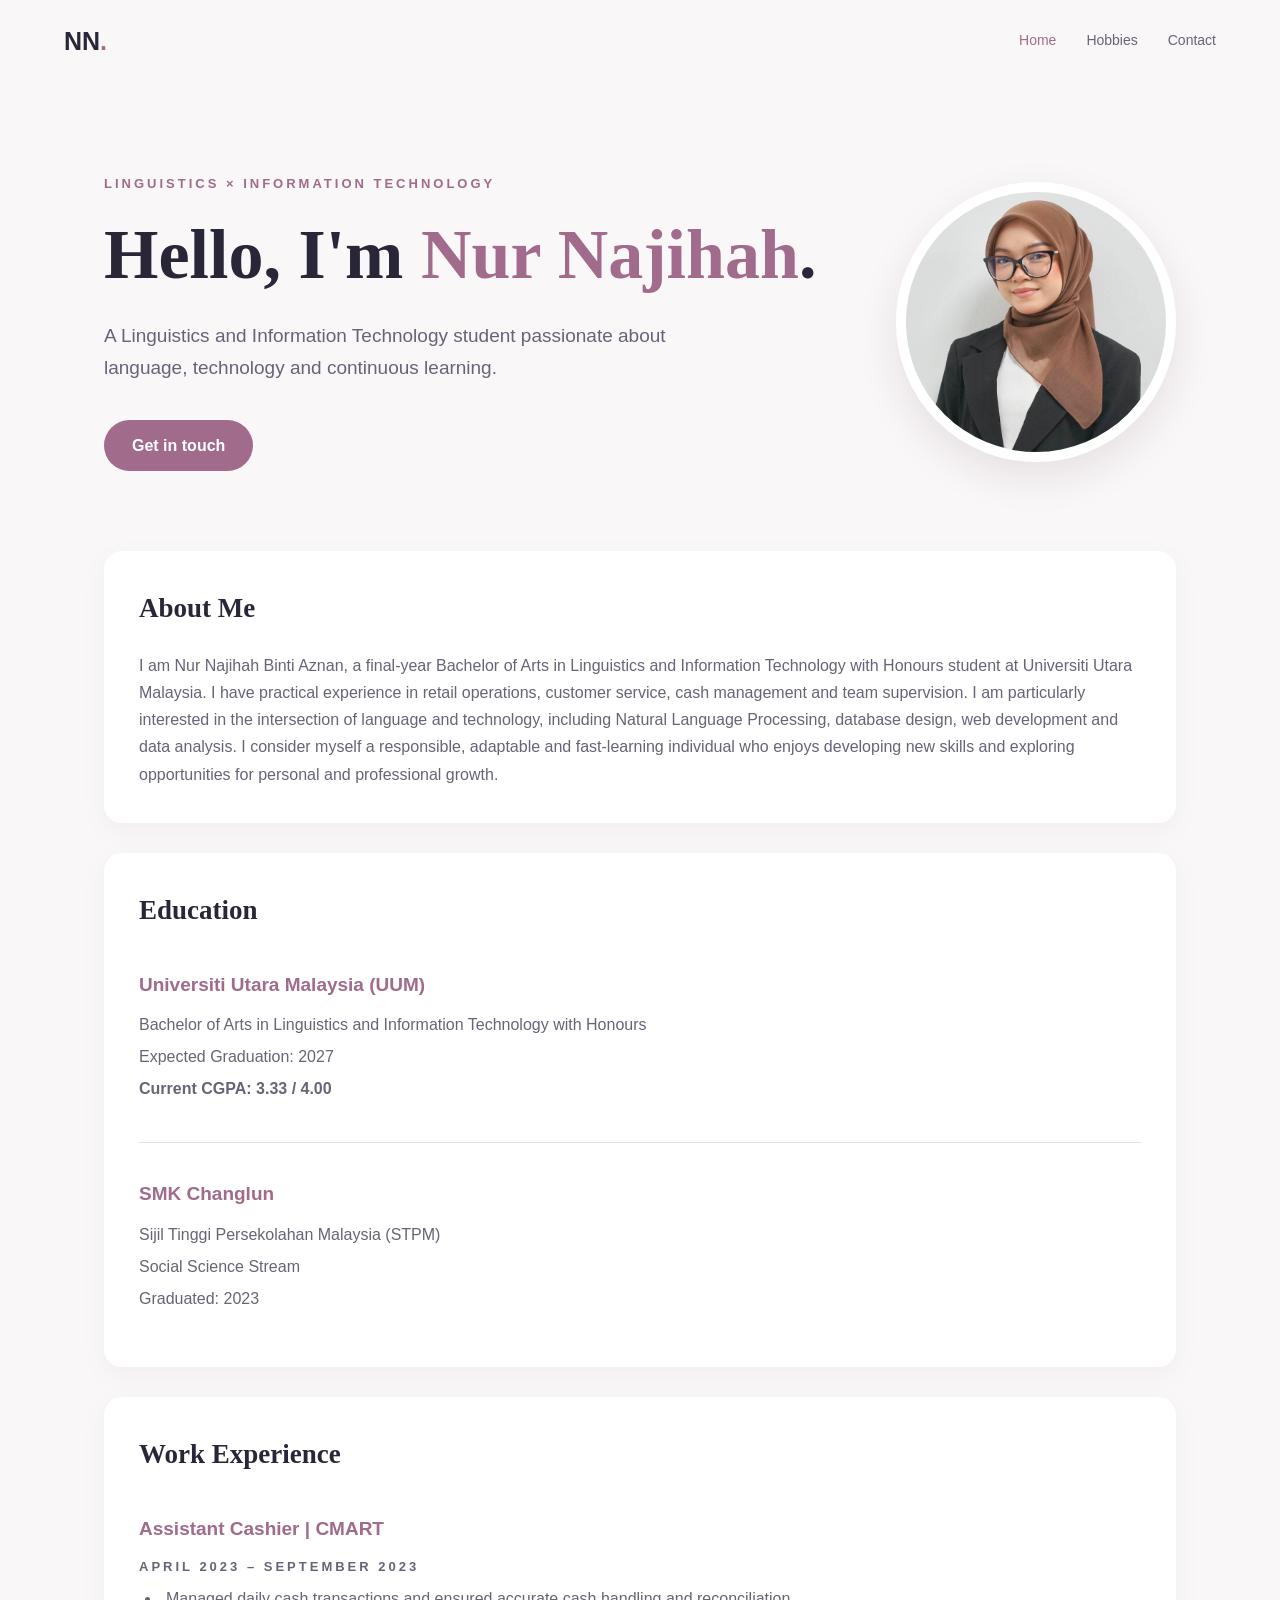
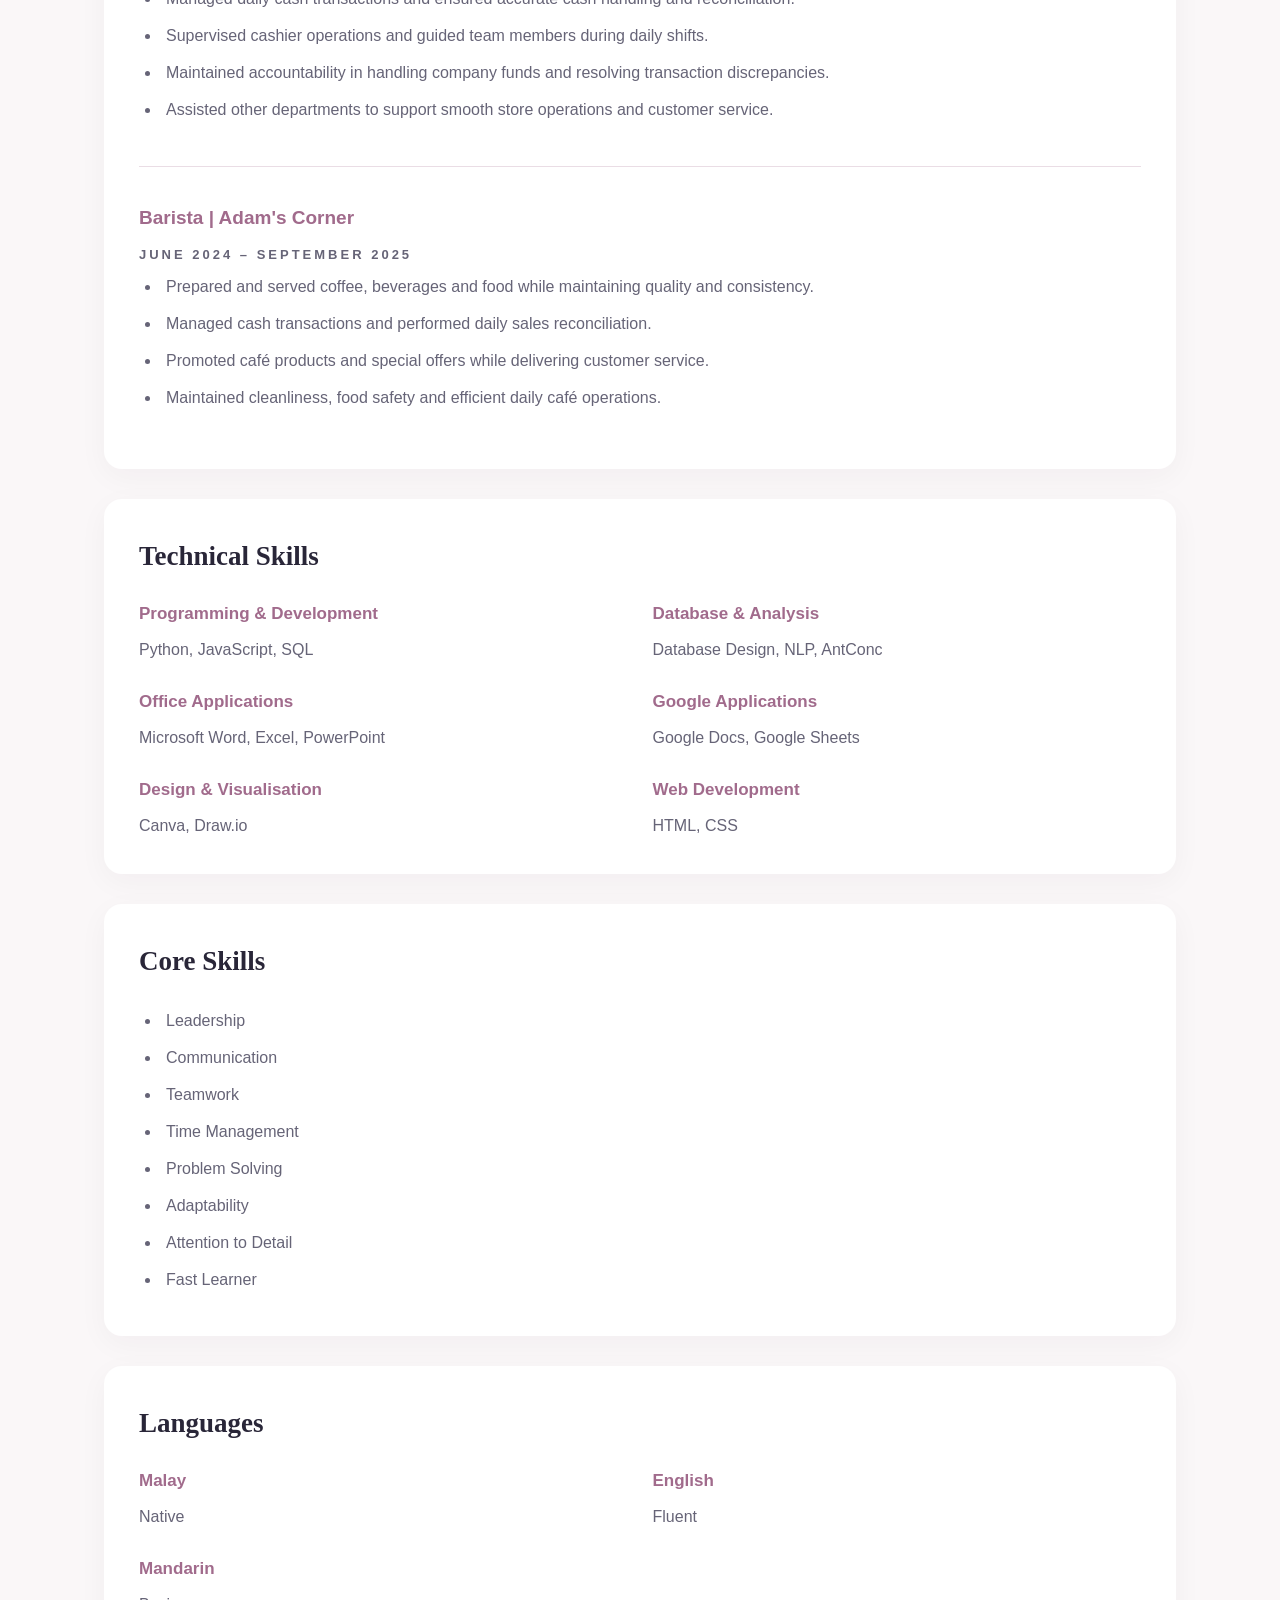
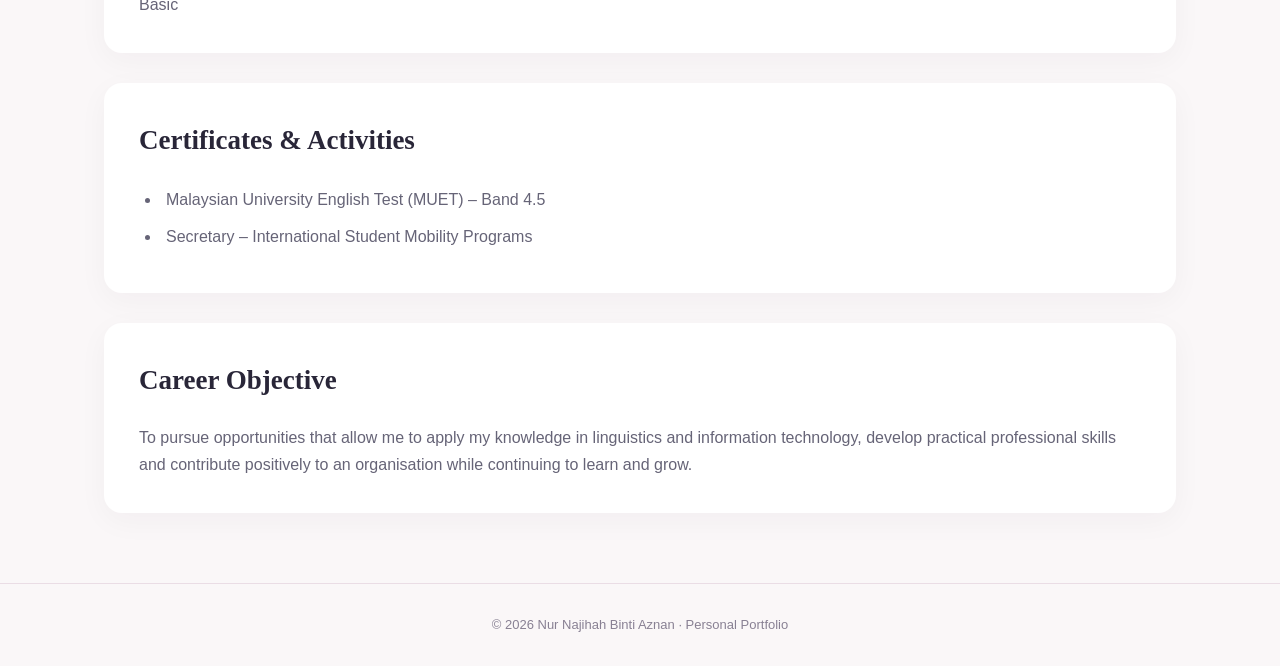
<file: index.html>
<!DOCTYPE html>
<html lang="en">
<head>
    <meta charset="UTF-8">
    <meta name="viewport" content="width=device-width, initial-scale=1.0">
    <title>Nur Najihah | Personal Portfolio</title>
    <link rel="stylesheet" href="style.css">
</head>

<body>

<header class="site-header">
    <nav class="navbar">
        <a class="brand" href="index.html">NN<span>.</span></a>

        <div class="nav-links">
            <a class="active" href="index.html">Home</a>
            <a href="hobbies.html">Hobbies</a>
            <a href="contact.html">Contact</a>
        </div>
    </nav>
</header>

<main class="container">

    <!-- HERO SECTION -->
    <section class="hero">

        <div class="hero-text">
            <p class="eyebrow">LINGUISTICS × INFORMATION TECHNOLOGY</p>

            <h1>Hello, I'm <span>Nur Najihah</span>.</h1>

            <p class="lead">
                A Linguistics and Information Technology student
                passionate about language, technology and continuous learning.
            </p>

            <a class="button" href="contact.html">Get in touch</a>
        </div>

        <img class="profile-photo"
             src="najihah.jpg.jpg"
             alt="Photo of Nur Najihah">

    </section>


    <!-- ABOUT ME -->
    <section class="card">

        <h2>About Me</h2>

        <p>
            I am Nur Najihah Binti Aznan, a final-year Bachelor of Arts
            in Linguistics and Information Technology with Honours
            student at Universiti Utara Malaysia.

            I have practical experience in retail operations,
            customer service, cash management and team supervision.

            I am particularly interested in the intersection of
            language and technology, including Natural Language
            Processing, database design, web development and data analysis.

            I consider myself a responsible, adaptable and fast-learning
            individual who enjoys developing new skills and exploring
            opportunities for personal and professional growth.
        </p>

    </section>


    <!-- EDUCATION -->
    <section class="card">

        <h2>Education</h2>

        <div class="education-item">
            <h3>Universiti Utara Malaysia (UUM)</h3>

            <p>
                Bachelor of Arts in Linguistics and Information
                Technology with Honours
            </p>

            <p>Expected Graduation: 2027</p>

            <p><strong>Current CGPA: 3.33 / 4.00</strong></p>
        </div>

        <hr>

        <div class="education-item">
            <h3>SMK Changlun</h3>

            <p>Sijil Tinggi Persekolahan Malaysia (STPM)</p>

            <p>Social Science Stream</p>

            <p>Graduated: 2023</p>
        </div>

    </section>


    <!-- WORK EXPERIENCE -->
    <section class="card">

        <h2>Work Experience</h2>

        <div class="experience-item">

            <h3>Assistant Cashier | CMART</h3>

            <p class="eyebrow">APRIL 2023 – SEPTEMBER 2023</p>

            <ul class="styled-list">
                <li>
                    Managed daily cash transactions and ensured
                    accurate cash handling and reconciliation.
                </li>

                <li>
                    Supervised cashier operations and guided
                    team members during daily shifts.
                </li>

                <li>
                    Maintained accountability in handling company
                    funds and resolving transaction discrepancies.
                </li>

                <li>
                    Assisted other departments to support smooth
                    store operations and customer service.
                </li>
            </ul>

        </div>

        <hr>

        <div class="experience-item">

            <h3>Barista | Adam's Corner</h3>

            <p class="eyebrow">JUNE 2024 – SEPTEMBER 2025</p>

            <ul class="styled-list">
                <li>
                    Prepared and served coffee, beverages and food
                    while maintaining quality and consistency.
                </li>

                <li>
                    Managed cash transactions and performed
                    daily sales reconciliation.
                </li>

                <li>
                    Promoted café products and special offers
                    while delivering customer service.
                </li>

                <li>
                    Maintained cleanliness, food safety and
                    efficient daily café operations.
                </li>
            </ul>

        </div>

    </section>


    <!-- TECHNICAL SKILLS -->
    <section class="card">

        <h2>Technical Skills</h2>

        <div class="two-column">

            <div>
                <h3>Programming & Development</h3>
                <p>Python, JavaScript, SQL</p>
            </div>

            <div>
                <h3>Database & Analysis</h3>
                <p>Database Design, NLP, AntConc</p>
            </div>

            <div>
                <h3>Office Applications</h3>
                <p>Microsoft Word, Excel, PowerPoint</p>
            </div>

            <div>
                <h3>Google Applications</h3>
                <p>Google Docs, Google Sheets</p>
            </div>

            <div>
                <h3>Design & Visualisation</h3>
                <p>Canva, Draw.io</p>
            </div>

            <div>
                <h3>Web Development</h3>
                <p>HTML, CSS</p>
            </div>

        </div>

    </section>


    <!-- CORE SKILLS -->
    <section class="card">

        <h2>Core Skills</h2>

        <ul class="styled-list">
            <li>Leadership</li>
            <li>Communication</li>
            <li>Teamwork</li>
            <li>Time Management</li>
            <li>Problem Solving</li>
            <li>Adaptability</li>
            <li>Attention to Detail</li>
            <li>Fast Learner</li>
        </ul>

    </section>


    <!-- LANGUAGES -->
    <section class="card">

        <h2>Languages</h2>

        <div class="two-column">

            <div>
                <h3>Malay</h3>
                <p>Native</p>
            </div>

            <div>
                <h3>English</h3>
                <p>Fluent</p>
            </div>

            <div>
                <h3>Mandarin</h3>
                <p>Basic</p>
            </div>

        </div>

    </section>


    <!-- ACHIEVEMENTS -->
    <section class="card">

        <h2>Certificates & Activities</h2>

        <ul class="styled-list">

            <li>
                Malaysian University English Test (MUET)
                – Band 4.5
            </li>

            <li>
                Secretary – International Student Mobility Programs
            </li>

        </ul>

    </section>


    <!-- CAREER OBJECTIVE -->
    <section class="card">

        <h2>Career Objective</h2>

        <p>
            To pursue opportunities that allow me to apply my
            knowledge in linguistics and information technology,
            develop practical professional skills and contribute
            positively to an organisation while continuing to learn
            and grow.
        </p>

    </section>

</main>


<footer>
    © 2026 Nur Najihah Binti Aznan · Personal Portfolio
</footer>

</body>
</html>
</file>
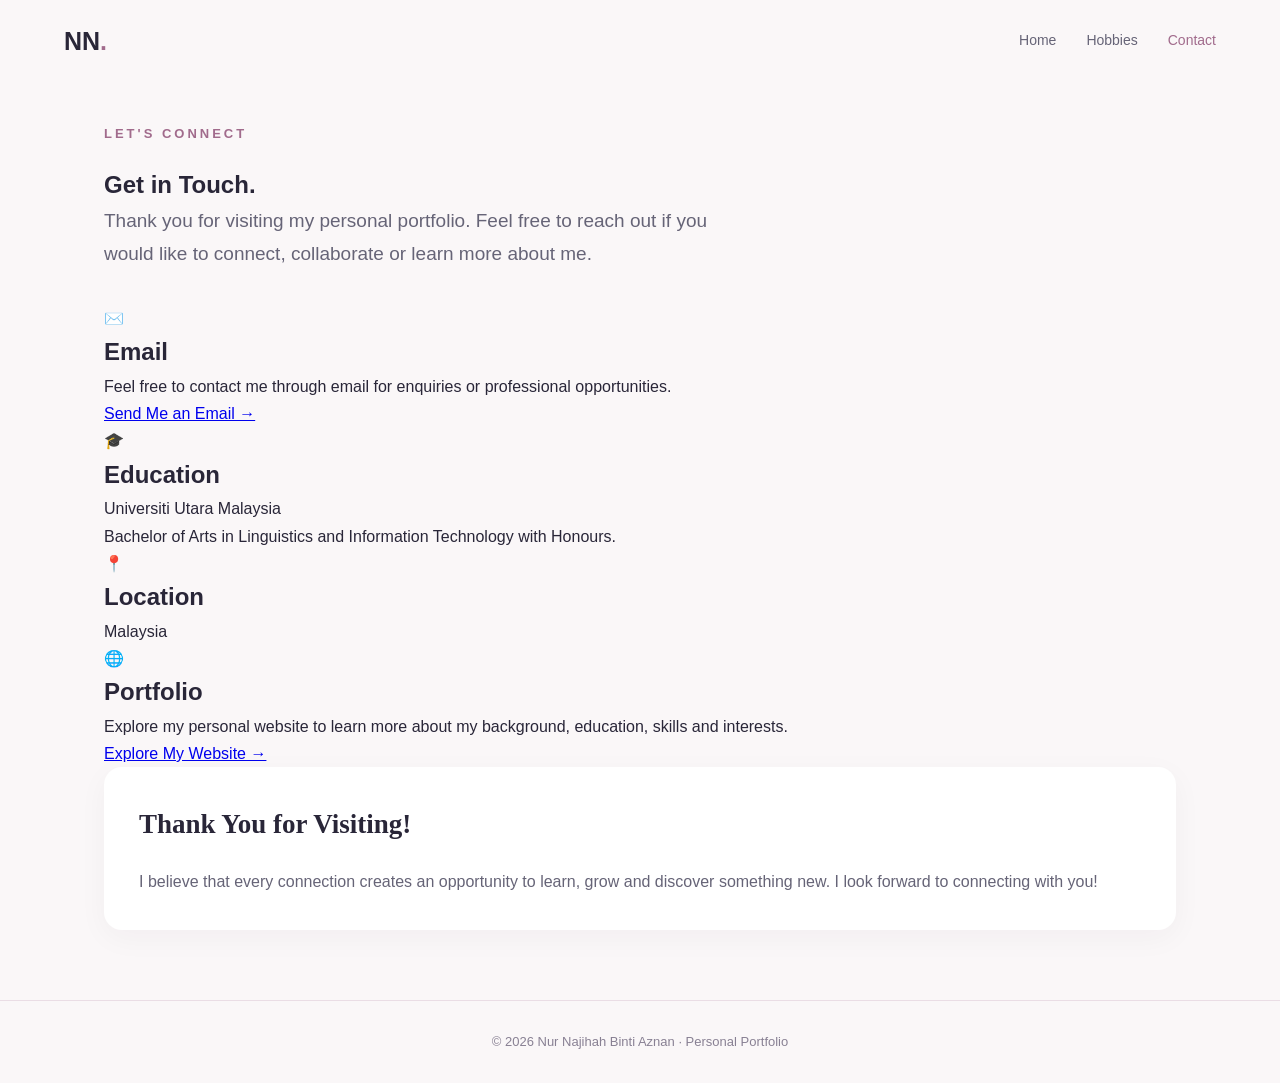
<file: contact.html>
<!DOCTYPE html>
<html lang="en">

<head>
    <meta charset="UTF-8">
    <meta name="viewport" content="width=device-width, initial-scale=1.0">

    <title>Contact Me | Nur Najihah</title>

    <link rel="stylesheet" href="style.css">
</head>

<body>

<header class="site-header">

    <nav class="navbar">

        <a class="brand" href="index.html">NN<span>.</span></a>

        <div class="nav-links">
            <a href="index.html">Home</a>
            <a href="hobbies.html">Hobbies</a>
            <a class="active" href="contact.html">Contact</a>
        </div>

    </nav>

</header>


<main class="container">

    <section class="page-intro">

        <p class="eyebrow">LET'S CONNECT</p>

        <h1>Get in <span>Touch</span>.</h1>

        <p class="lead">
            Thank you for visiting my personal portfolio.
            Feel free to reach out if you would like to connect,
            collaborate or learn more about me.
        </p>

    </section>


    <section class="contact-grid">

        <div class="contact-card">

            <div class="hobby-icon">✉️</div>

            <h2>Email</h2>

            <p>
                Feel free to contact me through email
                for enquiries or professional opportunities.
            </p>

            <a href="mailto:YOUR_EMAIL@example.com" class="contact-link">
                Send Me an Email →
            </a>

        </div>


        <div class="contact-card">

            <div class="hobby-icon">🎓</div>

            <h2>Education</h2>

            <p>
                Universiti Utara Malaysia
                <br>
                Bachelor of Arts in Linguistics and
                Information Technology with Honours.
            </p>

        </div>


        <div class="contact-card">

            <div class="hobby-icon">📍</div>

            <h2>Location</h2>

            <p>
                Malaysia
            </p>

        </div>


        <div class="contact-card">

            <div class="hobby-icon">🌐</div>

            <h2>Portfolio</h2>

            <p>
                Explore my personal website to learn
                more about my background, education,
                skills and interests.
            </p>

            <a href="index.html" class="contact-link">
                Explore My Website →
            </a>

        </div>

    </section>


    <section class="card closing-message">

        <h2>Thank You for Visiting!</h2>

        <p>
            I believe that every connection creates
            an opportunity to learn, grow and discover
            something new.

            I look forward to connecting with you!
        </p>

    </section>

</main>


<footer>
    © 2026 Nur Najihah Binti Aznan · Personal Portfolio
</footer>


</body>
</html>
</file>
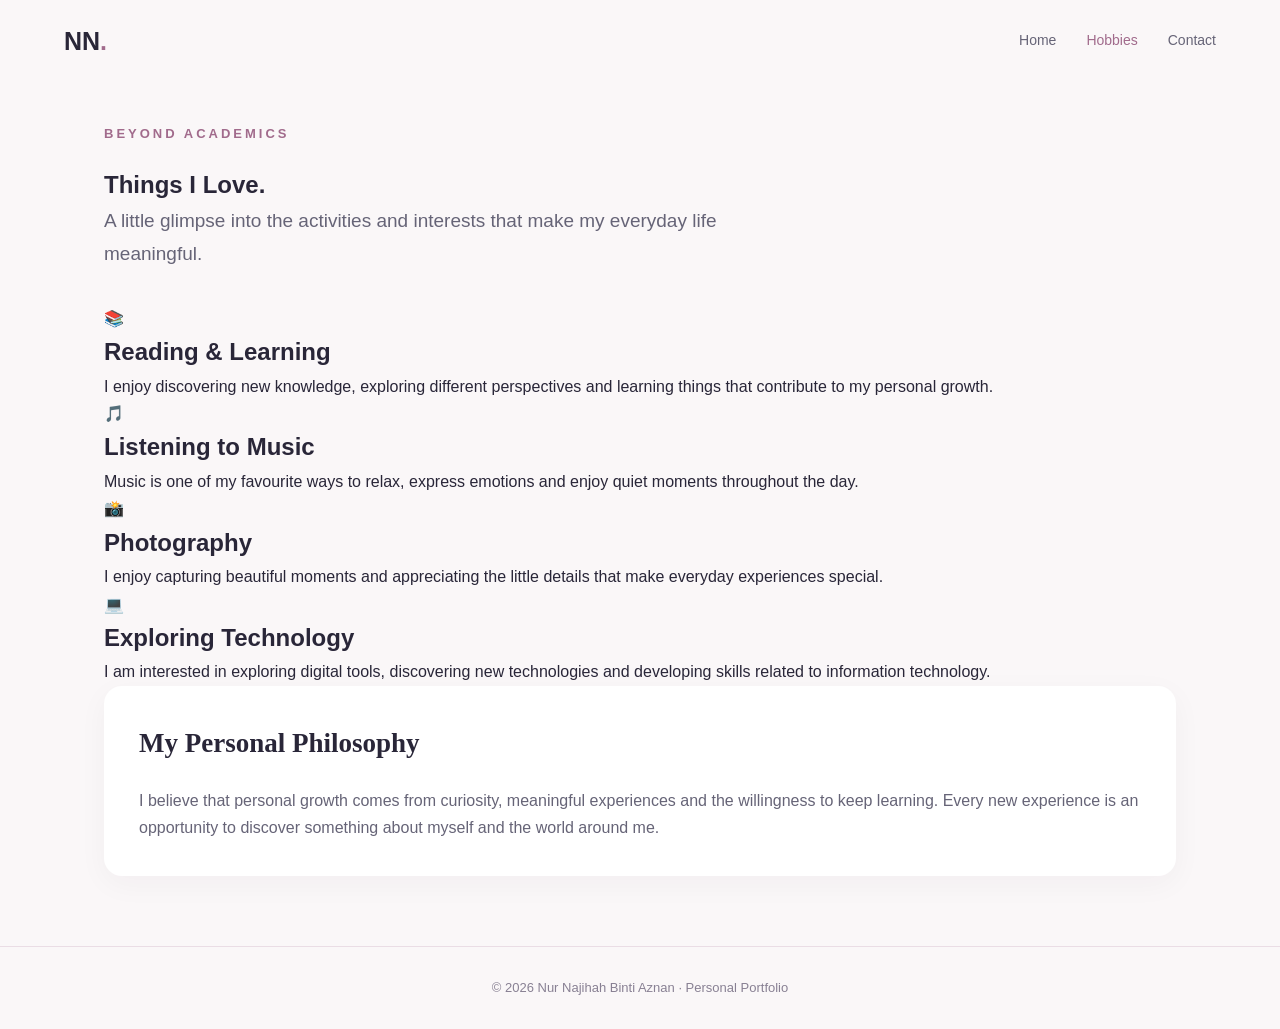
<file: hobbies.html>
<!DOCTYPE html>
<html lang="en">

<head>
    <meta charset="UTF-8">
    <meta name="viewport" content="width=device-width, initial-scale=1.0">

    <title>My Hobbies | Nur Najihah</title>

    <link rel="stylesheet" href="style.css">
</head>

<body>

<header class="site-header">

    <nav class="navbar">

        <a class="brand" href="index.html">NN<span>.</span></a>

        <div class="nav-links">
            <a href="index.html">Home</a>
            <a class="active" href="hobbies.html">Hobbies</a>
            <a href="contact.html">Contact</a>
        </div>

    </nav>

</header>


<main class="container">

    <section class="page-intro">

        <p class="eyebrow">BEYOND ACADEMICS</p>

        <h1>Things I <span>Love</span>.</h1>

        <p class="lead">
            A little glimpse into the activities and interests
            that make my everyday life meaningful.
        </p>

    </section>


    <section class="hobby-grid">

        <div class="hobby-card">
            <div class="hobby-icon">📚</div>

            <h2>Reading & Learning</h2>

            <p>
                I enjoy discovering new knowledge, exploring
                different perspectives and learning things
                that contribute to my personal growth.
            </p>
        </div>


        <div class="hobby-card">
            <div class="hobby-icon">🎵</div>

            <h2>Listening to Music</h2>

            <p>
                Music is one of my favourite ways to relax,
                express emotions and enjoy quiet moments
                throughout the day.
            </p>
        </div>


        <div class="hobby-card">
            <div class="hobby-icon">📸</div>

            <h2>Photography</h2>

            <p>
                I enjoy capturing beautiful moments and
                appreciating the little details that make
                everyday experiences special.
            </p>
        </div>


        <div class="hobby-card">
            <div class="hobby-icon">💻</div>

            <h2>Exploring Technology</h2>

            <p>
                I am interested in exploring digital tools,
                discovering new technologies and developing
                skills related to information technology.
            </p>
        </div>

    </section>


    <section class="card">

        <h2>My Personal Philosophy</h2>

        <p>
            I believe that personal growth comes from
            curiosity, meaningful experiences and the
            willingness to keep learning.

            Every new experience is an opportunity
            to discover something about myself and
            the world around me.
        </p>

    </section>

</main>


<footer>
    © 2026 Nur Najihah Binti Aznan · Personal Portfolio
</footer>


</body>
</html>
</file>
<file: style.css>
/* GENERAL STYLING */

* {
    margin: 0;
    padding: 0;
    box-sizing: border-box;
}

body {
    font-family: Arial, sans-serif;
    background: #faf7f8;
    color: #292638;
    line-height: 1.7;
}

/* HEADER */

.site-header {
    padding: 20px 5%;
    background: #faf7f8;
}

.navbar {
    display: flex;
    justify-content: space-between;
    align-items: center;
}

.brand {
    font-size: 25px;
    font-weight: bold;
    color: #292638;
    text-decoration: none;
}

.brand span {
    color: #a16b8c;
}

.nav-links {
    display: flex;
    gap: 30px;
}

.nav-links a {
    text-decoration: none;
    color: #666477;
    font-size: 14px;
    transition: 0.3s;
}

.nav-links a:hover,
.nav-links a.active {
    color: #a16b8c;
}

/* MAIN CONTAINER */

.container {
    max-width: 1200px;
    margin: auto;
    padding: 40px 5%;
}

/* HERO SECTION */

.hero {
    display: flex;
    align-items: center;
    justify-content: space-between;
    gap: 50px;
    padding: 50px 0 80px;
}

.hero-text {
    flex: 1;
}

.eyebrow {
    color: #a16b8c;
    font-size: 13px;
    font-weight: bold;
    letter-spacing: 3px;
    margin-bottom: 20px;
}

.hero h1 {
    font-family: Georgia, serif;
    font-size: 70px;
    line-height: 1.15;
    margin-bottom: 25px;
}

.hero h1 span {
    color: #a16b8c;
}

.lead {
    color: #666477;
    font-size: 19px;
    max-width: 650px;
    margin-bottom: 35px;
}

/* BUTTON */

.button {
    display: inline-block;
    background: #a16b8c;
    color: white;
    padding: 12px 28px;
    border-radius: 40px;
    text-decoration: none;
    font-weight: bold;
    transition: 0.3s;
}

.button:hover {
    background: #80516e;
    transform: translateY(-3px);
}

/* PROFILE PHOTO */

.profile-photo {
    width: 280px;
    height: 280px;
    border-radius: 50%;
    object-fit: cover;
    border: 10px solid white;
    box-shadow: 0 15px 40px rgba(50,30,45,.10);
}

/* CONTENT CARDS */

.card {
    background: white;
    padding: 35px;
    border-radius: 18px;
    margin-bottom: 30px;
    box-shadow: 0 8px 30px rgba(50,30,45,.04);
}

.card h2 {
    font-family: Georgia, serif;
    color: #292638;
    font-size: 27px;
    margin-bottom: 20px;
}

.card h3 {
    color: #a16b8c;
    margin-bottom: 10px;
}

.card p {
    color: #666477;
}

/* EDUCATION AND EXPERIENCE */

.education-item,
.experience-item {
    padding: 15px 0;
}

.education-item h3,
.experience-item h3 {
    color: #a16b8c;
    font-size: 19px;
}

.education-item p,
.experience-item p {
    line-height: 1.7;
    margin: 5px 0;
}

/* DIVIDERS */

.card hr {
    border: none;
    border-top: 1px solid #eadde5;
    margin: 20px 0;
}

/* LISTS */

.styled-list {
    padding-left: 22px;
    line-height: 2;
    color: #666477;
}

.styled-list li {
    padding-left: 5px;
    margin-bottom: 5px;
}

/* TWO COLUMN LAYOUT */

.two-column {
    display: grid;
    grid-template-columns: repeat(2, 1fr);
    gap: 25px;
}

.two-column h3 {
    color: #a16b8c;
    font-size: 17px;
    margin-bottom: 7px;
}

.two-column p {
    color: #666477;
    line-height: 1.7;
}

/* FOOTER */

footer {
    text-align: center;
    padding: 30px;
    color: #888093;
    font-size: 13px;
    border-top: 1px solid #eadde5;
}

/* RESPONSIVE DESIGN */

@media (max-width: 768px) {

    .hero {
        flex-direction: column;
        text-align: center;
    }

    .hero h1 {
        font-size: 48px;
    }

    .profile-photo {
        width: 220px;
        height: 220px;
    }

    .two-column {
        grid-template-columns: 1fr;
    }

    .navbar {
        flex-direction: column;
        gap: 15px;
    }

    .nav-links {
        gap: 18px;
    }

    .card {
        padding: 22px;
    }
}
</file>
